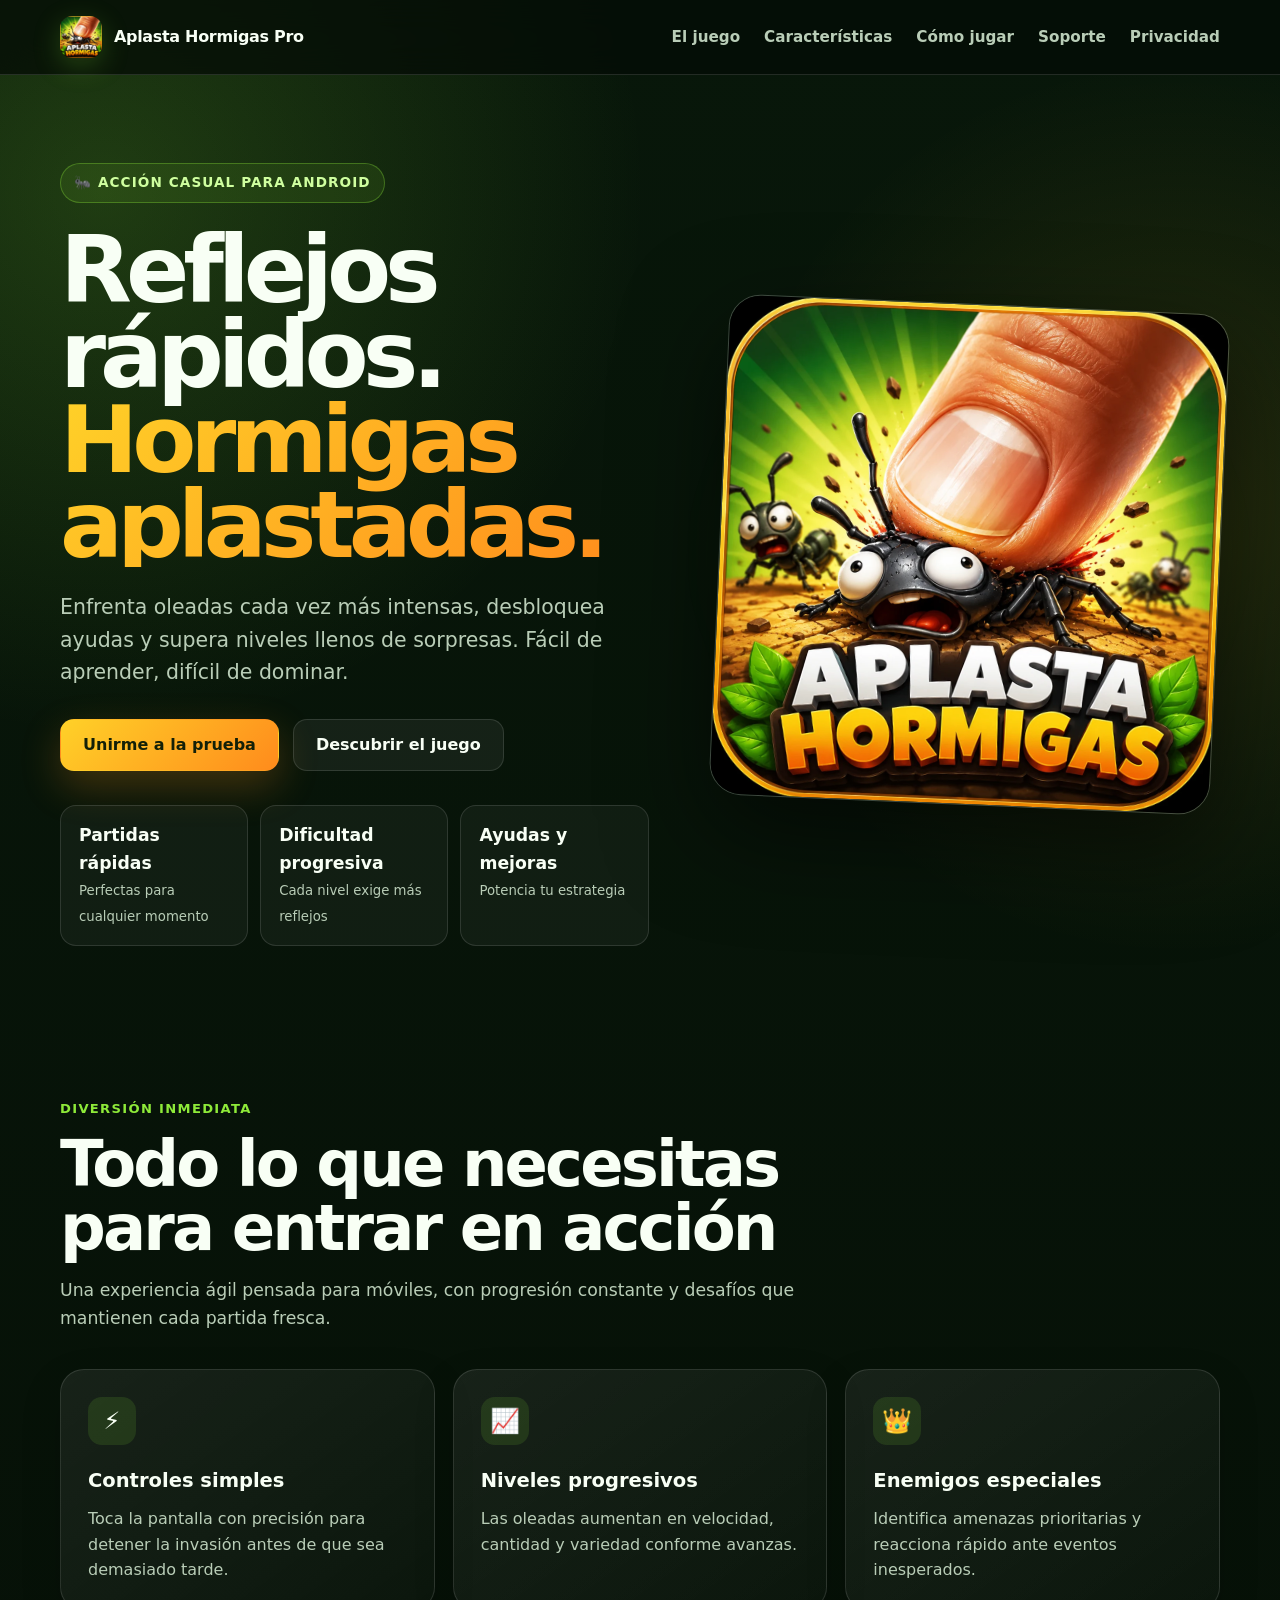
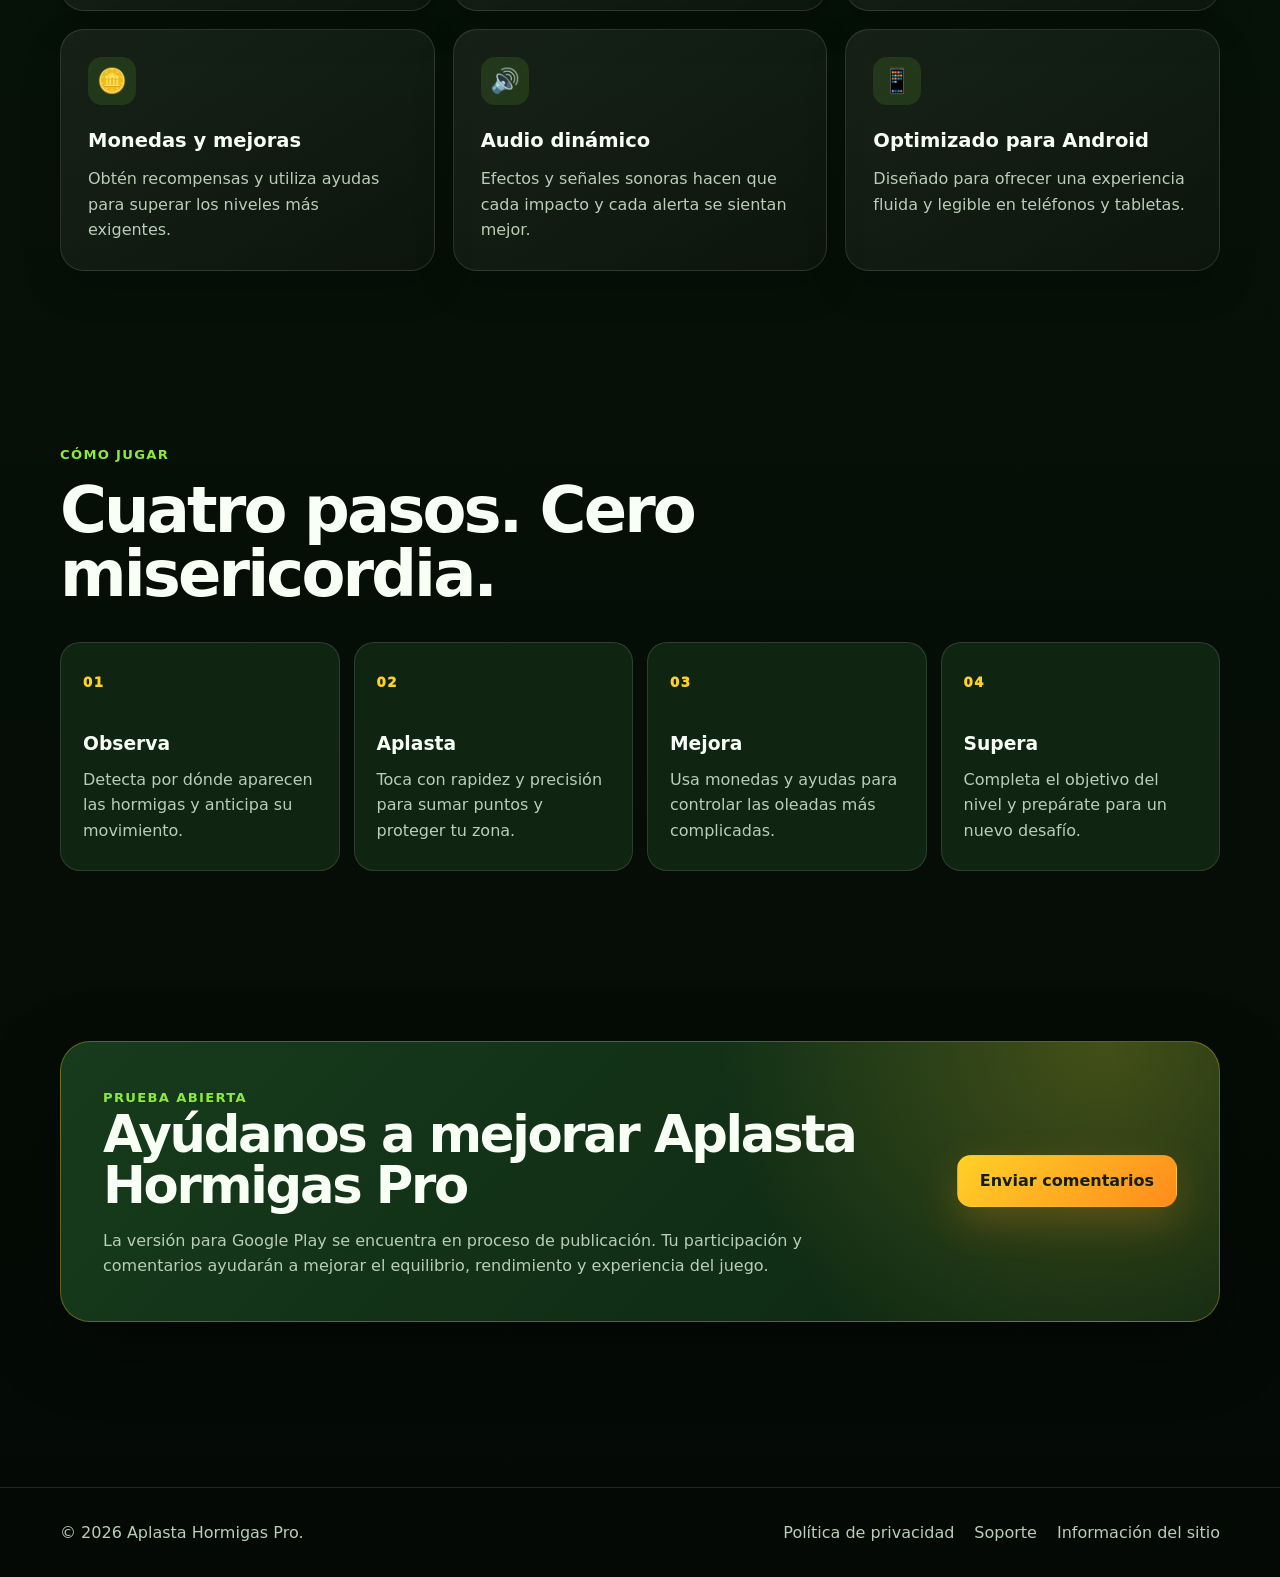
<file: index.html>
<!doctype html>
<html lang="es">
<head>
  <meta charset="utf-8">
  <meta name="viewport" content="width=device-width,initial-scale=1">
  <meta name="description" content="Aplasta Hormigas Pro: un juego móvil rápido, divertido y desafiante para Android.">
  <meta name="theme-color" content="#08170a">
  <meta property="og:title" content="Aplasta Hormigas Pro">
  <meta property="og:description" content="Pon a prueba tus reflejos y domina cada nivel.">
  <meta property="og:image" content="assets/aplasta-hormigas-pro.webp">
  <title>Aplasta Hormigas Pro | Juego para Android</title>
  <link rel="icon" href="assets/favicon.png">
  <link rel="stylesheet" href="styles.css">
  <script defer src="script.js"></script>
</head>
<body>
<a class="skip-link" href="#contenido">Saltar al contenido</a>
<header>
  <nav class="nav container" aria-label="Navegación principal">
    <a class="brand" href="index.html">
      <img src="assets/favicon.png" alt="">
      <span>Aplasta Hormigas Pro</span>
    </a>
    <button class="menu-btn" aria-label="Abrir menú" aria-expanded="false">☰</button>
    <div class="nav-links">
      <a href="#juego">El juego</a>
      <a href="#caracteristicas">Características</a>
      <a href="#como-jugar">Cómo jugar</a>
      <a href="support.html">Soporte</a>
      <a href="privacy.html">Privacidad</a>
    </div>
  </nav>
</header>

<main id="contenido">
  <section class="hero" id="juego">
    <div class="container hero-grid">
      <div>
        <span class="eyebrow">🐜 Acción casual para Android</span>
        <h1>Reflejos rápidos. <span>Hormigas aplastadas.</span></h1>
        <p class="lead">Enfrenta oleadas cada vez más intensas, desbloquea ayudas y supera niveles llenos de sorpresas. Fácil de aprender, difícil de dominar.</p>
        <div class="actions">
          <a class="btn btn-primary" href="#prueba">Unirme a la prueba</a>
          <a class="btn btn-secondary" href="#caracteristicas">Descubrir el juego</a>
        </div>
        <div class="stats" aria-label="Características destacadas">
          <div class="stat"><strong>Partidas rápidas</strong><span>Perfectas para cualquier momento</span></div>
          <div class="stat"><strong>Dificultad progresiva</strong><span>Cada nivel exige más reflejos</span></div>
          <div class="stat"><strong>Ayudas y mejoras</strong><span>Potencia tu estrategia</span></div>
        </div>
      </div>
      <div class="hero-card">
        <img class="app-art" src="assets/aplasta-hormigas-pro.webp" alt="Arte principal de Aplasta Hormigas Pro">
      </div>
    </div>
  </section>

  <section class="section" id="caracteristicas">
    <div class="container">
      <div class="section-title">
        <span class="kicker">Diversión inmediata</span>
        <h2>Todo lo que necesitas para entrar en acción</h2>
        <p>Una experiencia ágil pensada para móviles, con progresión constante y desafíos que mantienen cada partida fresca.</p>
      </div>
      <div class="features">
        <article class="card"><div class="icon">⚡</div><h3>Controles simples</h3><p>Toca la pantalla con precisión para detener la invasión antes de que sea demasiado tarde.</p></article>
        <article class="card"><div class="icon">📈</div><h3>Niveles progresivos</h3><p>Las oleadas aumentan en velocidad, cantidad y variedad conforme avanzas.</p></article>
        <article class="card"><div class="icon">👑</div><h3>Enemigos especiales</h3><p>Identifica amenazas prioritarias y reacciona rápido ante eventos inesperados.</p></article>
        <article class="card"><div class="icon">🪙</div><h3>Monedas y mejoras</h3><p>Obtén recompensas y utiliza ayudas para superar los niveles más exigentes.</p></article>
        <article class="card"><div class="icon">🔊</div><h3>Audio dinámico</h3><p>Efectos y señales sonoras hacen que cada impacto y cada alerta se sientan mejor.</p></article>
        <article class="card"><div class="icon">📱</div><h3>Optimizado para Android</h3><p>Diseñado para ofrecer una experiencia fluida y legible en teléfonos y tabletas.</p></article>
      </div>
    </div>
  </section>

  <section class="section" id="como-jugar">
    <div class="container">
      <div class="section-title">
        <span class="kicker">Cómo jugar</span>
        <h2>Cuatro pasos. Cero misericordia.</h2>
      </div>
      <div class="gameplay">
        <article class="step"><h3>Observa</h3><p>Detecta por dónde aparecen las hormigas y anticipa su movimiento.</p></article>
        <article class="step"><h3>Aplasta</h3><p>Toca con rapidez y precisión para sumar puntos y proteger tu zona.</p></article>
        <article class="step"><h3>Mejora</h3><p>Usa monedas y ayudas para controlar las oleadas más complicadas.</p></article>
        <article class="step"><h3>Supera</h3><p>Completa el objetivo del nivel y prepárate para un nuevo desafío.</p></article>
      </div>
    </div>
  </section>

  <section class="section" id="prueba">
    <div class="container">
      <div class="cta">
        <div>
          <span class="kicker">Prueba abierta</span>
          <h2>Ayúdanos a mejorar Aplasta Hormigas Pro</h2>
          <p>La versión para Google Play se encuentra en proceso de publicación. Tu participación y comentarios ayudarán a mejorar el equilibrio, rendimiento y experiencia del juego.</p>
        </div>
        <a class="btn btn-primary" href="support.html">Enviar comentarios</a>
      </div>
    </div>
  </section>
</main>

<footer>
  <div class="container footer-grid">
    <span>© <span data-year></span> Aplasta Hormigas Pro.</span>
    <div class="footer-links">
      <a href="privacy.html">Política de privacidad</a>
      <a href="support.html">Soporte</a>
      <a href="README.md">Información del sitio</a>
    </div>
  </div>
</footer>
</body>
</html>
</file>
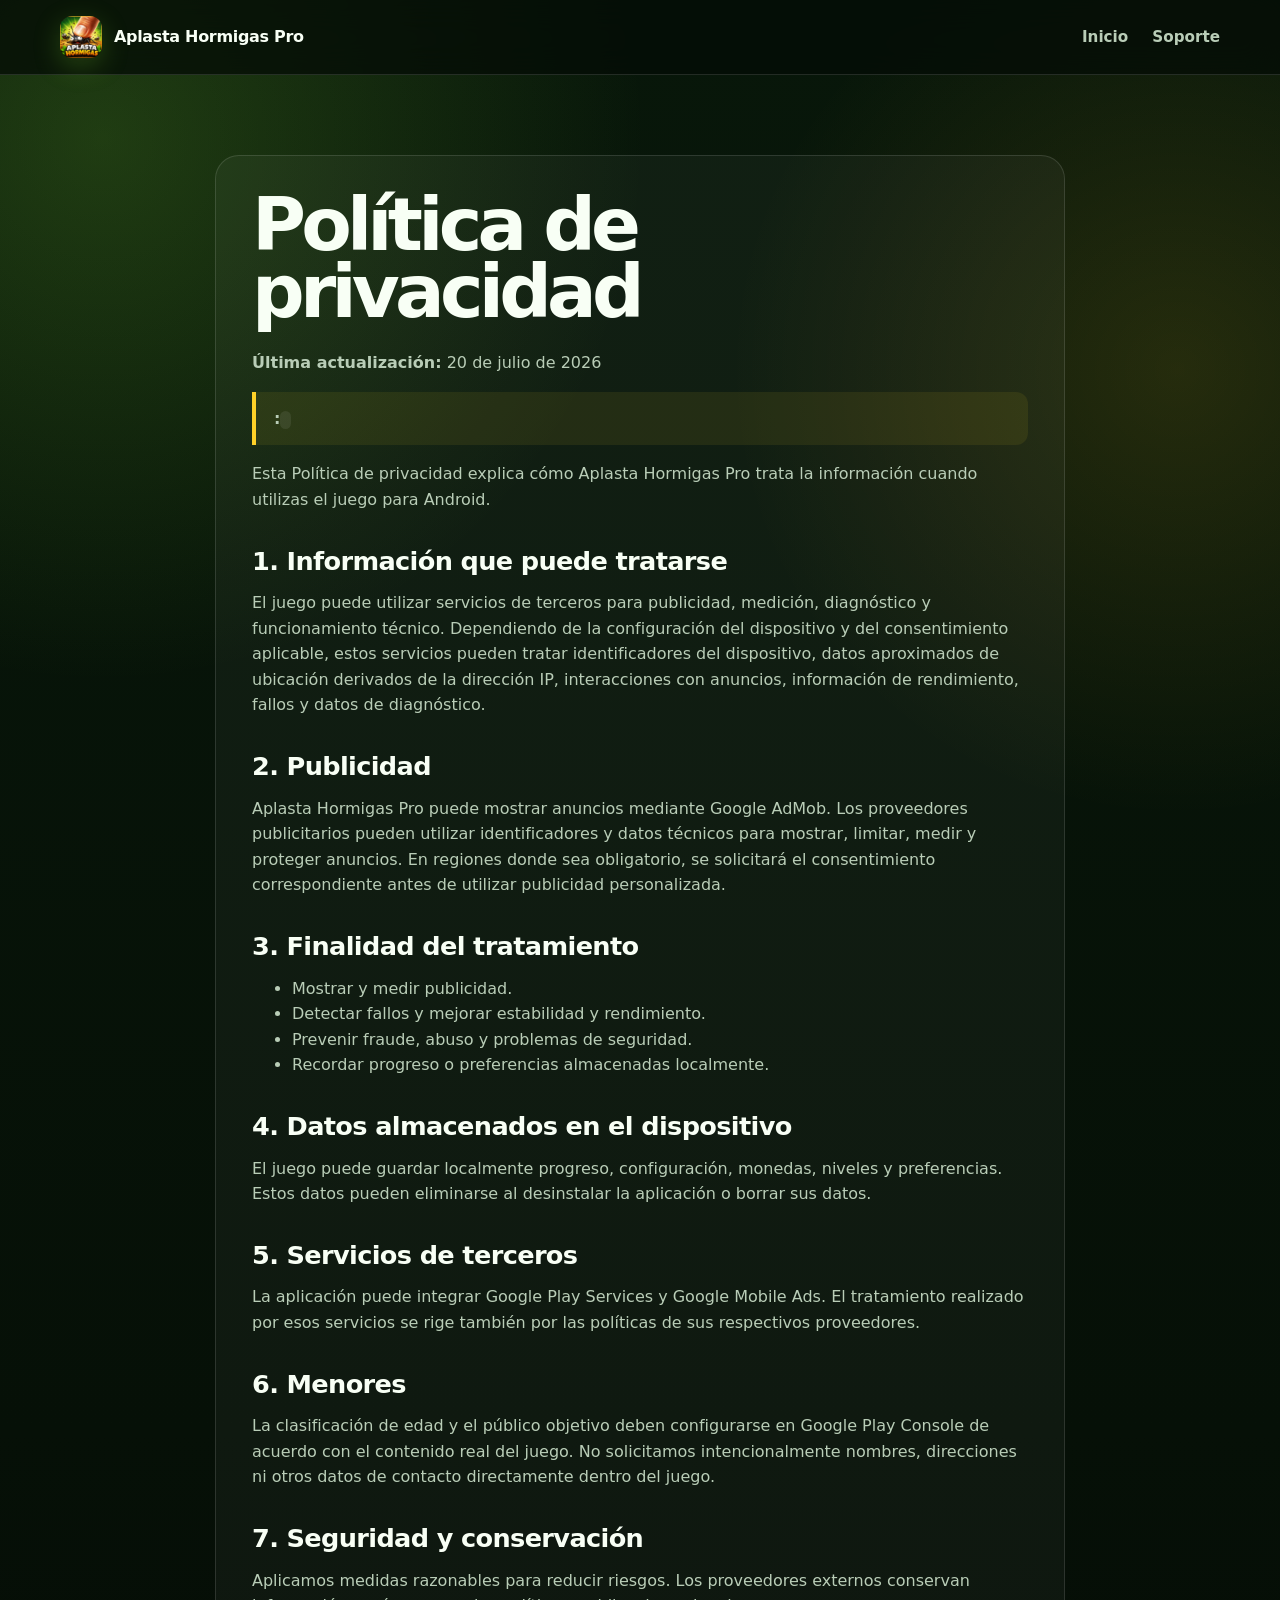
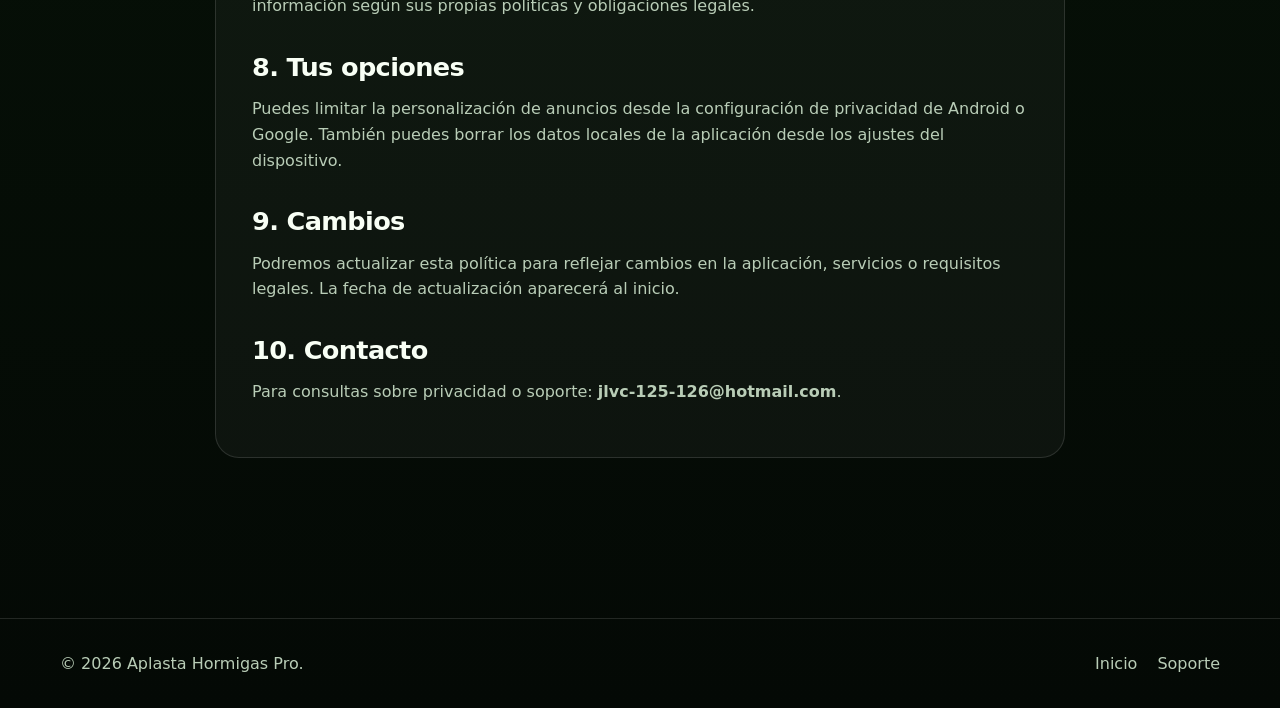
<file: privacy.html>
<!doctype html>
<html lang="es">
<head>
  <meta charset="utf-8"><meta name="viewport" content="width=device-width,initial-scale=1">
  <meta name="theme-color" content="#08170a">
  <title>Política de privacidad | Aplasta Hormigas Pro</title>
  <link rel="icon" href="assets/favicon.png"><link rel="stylesheet" href="styles.css"><script defer src="script.js"></script>
</head>
<body>
<header><nav class="nav container"><a class="brand" href="index.html"><img src="assets/favicon.png" alt=""><span>Aplasta Hormigas Pro</span></a><div class="nav-links"><a href="index.html">Inicio</a><a href="support.html">Soporte</a></div></nav></header>
<main class="legal-main"><article class="legal container">
<h1>Política de privacidad</h1>
<p><strong>Última actualización:</strong> 20 de julio de 2026</p>
<p class="notice"><strong>:</strong><code></code></p>
<p>Esta Política de privacidad explica cómo Aplasta Hormigas Pro trata la información cuando utilizas el juego para Android.</p>
<h2>1. Información que puede tratarse</h2>
<p>El juego puede utilizar servicios de terceros para publicidad, medición, diagnóstico y funcionamiento técnico. Dependiendo de la configuración del dispositivo y del consentimiento aplicable, estos servicios pueden tratar identificadores del dispositivo, datos aproximados de ubicación derivados de la dirección IP, interacciones con anuncios, información de rendimiento, fallos y datos de diagnóstico.</p>
<h2>2. Publicidad</h2>
<p>Aplasta Hormigas Pro puede mostrar anuncios mediante Google AdMob. Los proveedores publicitarios pueden utilizar identificadores y datos técnicos para mostrar, limitar, medir y proteger anuncios. En regiones donde sea obligatorio, se solicitará el consentimiento correspondiente antes de utilizar publicidad personalizada.</p>
<h2>3. Finalidad del tratamiento</h2>
<ul><li>Mostrar y medir publicidad.</li><li>Detectar fallos y mejorar estabilidad y rendimiento.</li><li>Prevenir fraude, abuso y problemas de seguridad.</li><li>Recordar progreso o preferencias almacenadas localmente.</li></ul>
<h2>4. Datos almacenados en el dispositivo</h2>
<p>El juego puede guardar localmente progreso, configuración, monedas, niveles y preferencias. Estos datos pueden eliminarse al desinstalar la aplicación o borrar sus datos.</p>
<h2>5. Servicios de terceros</h2>
<p>La aplicación puede integrar Google Play Services y Google Mobile Ads. El tratamiento realizado por esos servicios se rige también por las políticas de sus respectivos proveedores.</p>
<h2>6. Menores</h2>
<p>La clasificación de edad y el público objetivo deben configurarse en Google Play Console de acuerdo con el contenido real del juego. No solicitamos intencionalmente nombres, direcciones ni otros datos de contacto directamente dentro del juego.</p>
<h2>7. Seguridad y conservación</h2>
<p>Aplicamos medidas razonables para reducir riesgos. Los proveedores externos conservan información según sus propias políticas y obligaciones legales.</p>
<h2>8. Tus opciones</h2>
<p>Puedes limitar la personalización de anuncios desde la configuración de privacidad de Android o Google. También puedes borrar los datos locales de la aplicación desde los ajustes del dispositivo.</p>
<h2>9. Cambios</h2>
<p>Podremos actualizar esta política para reflejar cambios en la aplicación, servicios o requisitos legales. La fecha de actualización aparecerá al inicio.</p>
<h2>10. Contacto</h2>
<p>Para consultas sobre privacidad o soporte: <strong>jlvc-125-126@hotmail.com</strong>.</p>
</article></main>
<footer><div class="container footer-grid"><span>© <span data-year></span> Aplasta Hormigas Pro.</span><div class="footer-links"><a href="index.html">Inicio</a><a href="support.html">Soporte</a></div></div></footer>
</body></html>
</file>
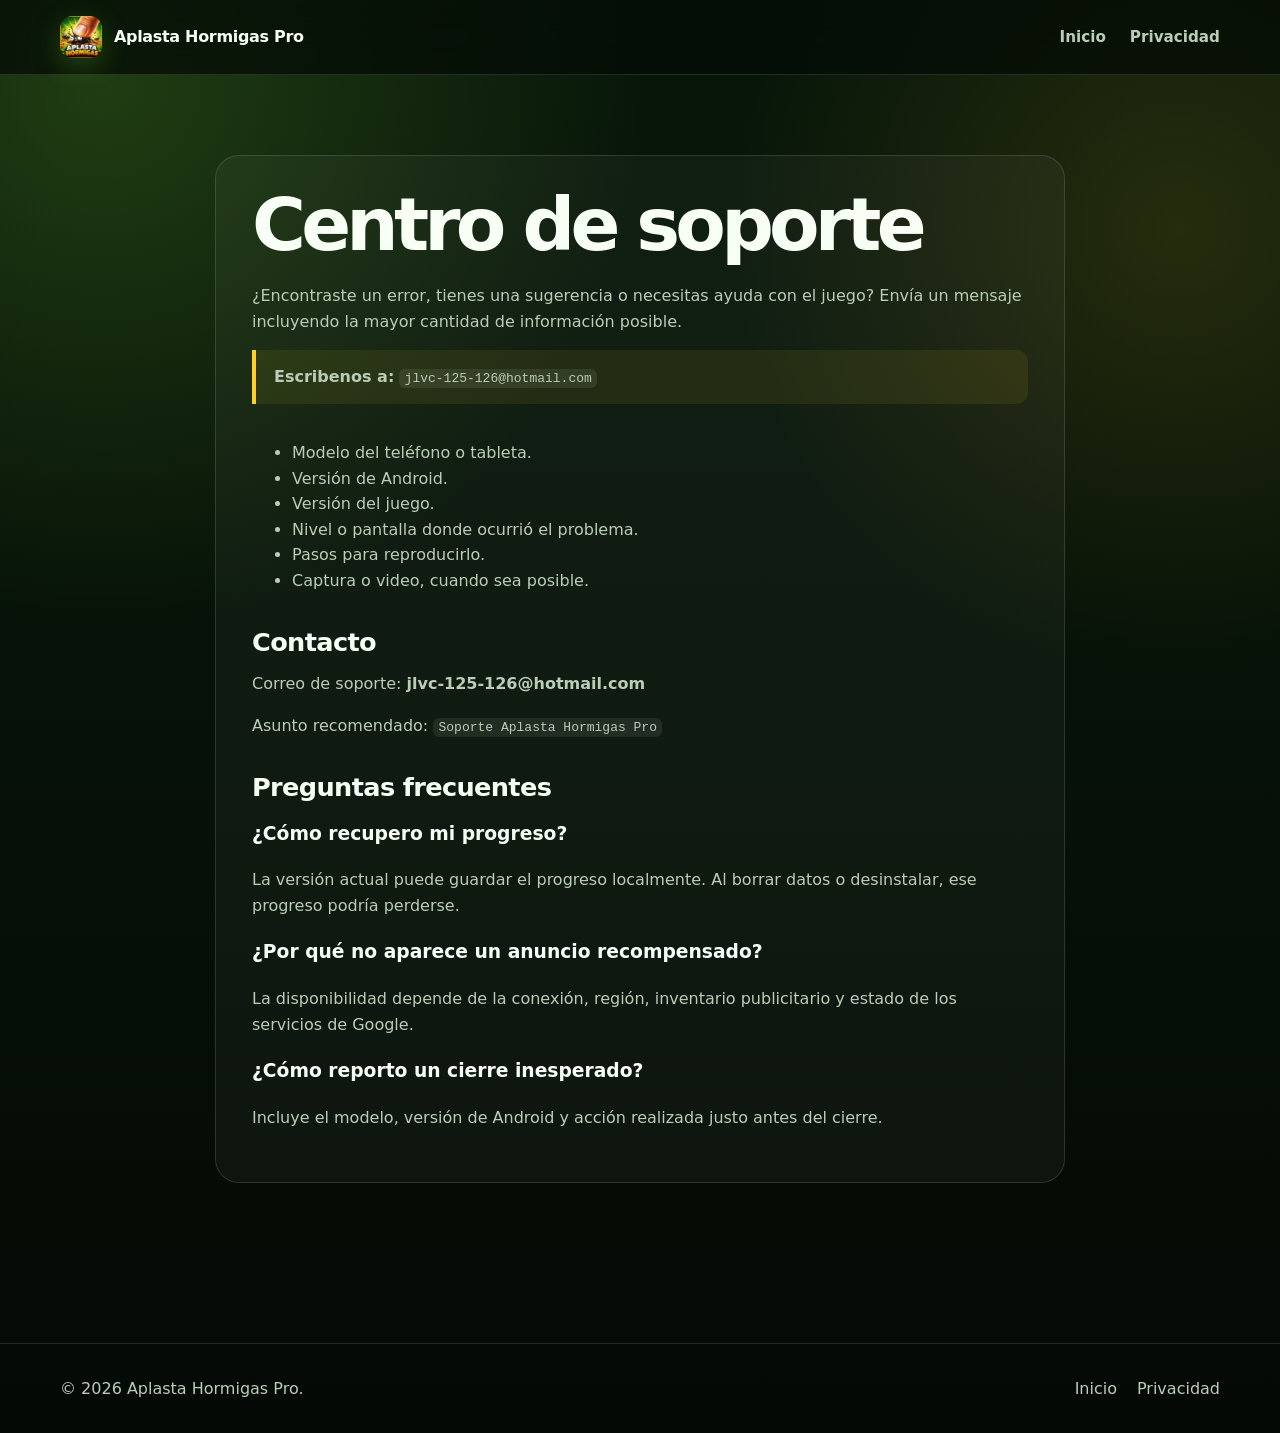
<file: support.html>
<!doctype html>
<html lang="es">
<head>
  <meta charset="utf-8"><meta name="viewport" content="width=device-width,initial-scale=1">
  <meta name="theme-color" content="#08170a">
  <title>Soporte | Aplasta Hormigas Pro</title>
  <link rel="icon" href="assets/favicon.png"><link rel="stylesheet" href="styles.css"><script defer src="script.js"></script>
</head>
<body>
<header><nav class="nav container"><a class="brand" href="index.html"><img src="assets/favicon.png" alt=""><span>Aplasta Hormigas Pro</span></a><div class="nav-links"><a href="index.html">Inicio</a><a href="privacy.html">Privacidad</a></div></nav></header>
<main class="legal-main"><article class="legal container">
<h1>Centro de soporte</h1>
<p>¿Encontraste un error, tienes una sugerencia o necesitas ayuda con el juego? Envía un mensaje incluyendo la mayor cantidad de información posible.</p>
<p class="notice"><strong>Escribenos a:</strong> <code>jlvc-125-126@hotmail.com</code></p>
<h2></h2>
<ul><li>Modelo del teléfono o tableta.</li><li>Versión de Android.</li><li>Versión del juego.</li><li>Nivel o pantalla donde ocurrió el problema.</li><li>Pasos para reproducirlo.</li><li>Captura o video, cuando sea posible.</li></ul>
<h2>Contacto</h2>
<p>Correo de soporte: <strong>jlvc-125-126@hotmail.com</strong></p>
<p>Asunto recomendado: <code>Soporte Aplasta Hormigas Pro</code></p>
<h2>Preguntas frecuentes</h2>
<h3>¿Cómo recupero mi progreso?</h3><p>La versión actual puede guardar el progreso localmente. Al borrar datos o desinstalar, ese progreso podría perderse.</p>
<h3>¿Por qué no aparece un anuncio recompensado?</h3><p>La disponibilidad depende de la conexión, región, inventario publicitario y estado de los servicios de Google.</p>
<h3>¿Cómo reporto un cierre inesperado?</h3><p>Incluye el modelo, versión de Android y acción realizada justo antes del cierre.</p>
</article></main>
<footer><div class="container footer-grid"><span>© <span data-year></span> Aplasta Hormigas Pro.</span><div class="footer-links"><a href="index.html">Inicio</a><a href="privacy.html">Privacidad</a></div></div></footer>
</body></html>
</file>
<file: styles.css>
:root {
  --bg: #071309;
  --bg-soft: #0d2111;
  --surface: rgba(18, 42, 22, .84);
  --surface-solid: #122a16;
  --text: #f8fff5;
  --muted: #b9cdb7;
  --green: #8eea39;
  --green-dark: #50b921;
  --yellow: #ffd128;
  --orange: #ff8b1c;
  --line: rgba(255,255,255,.12);
  --shadow: 0 24px 70px rgba(0,0,0,.34);
  --radius: 24px;
  --max: 1160px;
}
* { box-sizing: border-box; }
html { scroll-behavior: smooth; }
body {
  margin: 0;
  color: var(--text);
  background:
    radial-gradient(circle at 8% 6%, rgba(141,234,57,.18), transparent 34rem),
    radial-gradient(circle at 92% 16%, rgba(255,209,40,.12), transparent 28rem),
    linear-gradient(180deg, #08170a 0%, #061007 62%, #040905 100%);
  font-family: Inter, ui-sans-serif, system-ui, -apple-system, BlinkMacSystemFont, "Segoe UI", sans-serif;
  line-height: 1.6;
}
a { color: inherit; }
img { max-width: 100%; display: block; }
.container { width: min(calc(100% - 36px), var(--max)); margin-inline: auto; }
.skip-link { position: absolute; left: -999px; }
.skip-link:focus { left: 16px; top: 16px; z-index: 999; background:#fff; color:#111; padding:10px; border-radius:8px; }
header {
  position: sticky; top: 0; z-index: 50;
  backdrop-filter: blur(16px);
  background: rgba(4, 13, 6, .76);
  border-bottom: 1px solid var(--line);
}
.nav { min-height: 74px; display:flex; align-items:center; justify-content:space-between; gap:24px; }
.brand { display:flex; align-items:center; gap:12px; text-decoration:none; font-weight:900; letter-spacing:-.02em; }
.brand img { width:42px; height:42px; border-radius:12px; box-shadow: 0 8px 28px rgba(141,234,57,.22); }
.nav-links { display:flex; align-items:center; gap:24px; }
.nav-links a { color:var(--muted); text-decoration:none; font-weight:700; font-size:.95rem; }
.nav-links a:hover { color:var(--text); }
.menu-btn { display:none; border:1px solid var(--line); background:var(--surface); color:#fff; border-radius:12px; padding:9px 12px; font-size:1.1rem; }
.hero { padding: 88px 0 64px; overflow:hidden; }
.hero-grid { display:grid; grid-template-columns: 1.08fr .92fr; align-items:center; gap:70px; }
.eyebrow {
  display:inline-flex; gap:8px; align-items:center;
  border:1px solid rgba(141,234,57,.32);
  background:rgba(141,234,57,.09);
  color:#cfff9f; padding:8px 13px; border-radius:999px;
  font-size:.85rem; font-weight:800; text-transform:uppercase; letter-spacing:.08em;
}
h1 { font-size:clamp(3.1rem, 7.3vw, 6.4rem); line-height:.91; letter-spacing:-.065em; margin:24px 0; max-width:850px; }
h1 span {
  display:block;
  color:transparent;
  background: linear-gradient(135deg, var(--yellow), var(--orange));
  -webkit-background-clip:text; background-clip:text;
}
.lead { color:var(--muted); font-size:clamp(1.06rem, 2vw, 1.28rem); max-width:680px; }
.actions { display:flex; flex-wrap:wrap; gap:14px; margin-top:30px; }
.btn {
  display:inline-flex; align-items:center; justify-content:center; gap:10px;
  min-height:52px; padding:0 22px; border-radius:14px;
  text-decoration:none; font-weight:900; border:1px solid transparent;
  transition:.2s ease;
}
.btn-primary { color:#132008; background:linear-gradient(135deg,var(--yellow),var(--orange)); box-shadow:0 15px 40px rgba(255,151,30,.24); }
.btn-primary:hover { transform:translateY(-2px); }
.btn-secondary { background:rgba(255,255,255,.06); border-color:var(--line); }
.btn-secondary:hover { background:rgba(255,255,255,.1); }
.hero-card { position:relative; }
.hero-card::before {
  content:""; position:absolute; inset:10% -8%; z-index:-1; filter:blur(34px);
  background:radial-gradient(circle,rgba(141,234,57,.35),transparent 68%);
}
.app-art {
  width:min(100%, 515px); margin-inline:auto; border-radius:32px;
  border:1px solid rgba(255,255,255,.22);
  box-shadow:0 34px 100px rgba(0,0,0,.56);
  transform:rotate(2.5deg);
}
.stats { display:grid; grid-template-columns:repeat(3,1fr); gap:12px; margin-top:34px; max-width:650px; }
.stat { padding:16px 18px; border:1px solid var(--line); border-radius:16px; background:rgba(255,255,255,.045); }
.stat strong { display:block; font-size:1.08rem; }
.stat span { color:var(--muted); font-size:.83rem; }
.section { padding:85px 0; }
.section-title { max-width:750px; margin-bottom:36px; }
.kicker { color:var(--green); font-weight:900; text-transform:uppercase; letter-spacing:.1em; font-size:.82rem; }
h2 { font-size:clamp(2.2rem,5vw,4rem); line-height:1; letter-spacing:-.045em; margin:12px 0 16px; }
.section-title p { color:var(--muted); font-size:1.08rem; }
.features { display:grid; grid-template-columns:repeat(3,1fr); gap:18px; }
.card {
  padding:27px; border:1px solid var(--line); border-radius:var(--radius);
  background:linear-gradient(145deg,rgba(255,255,255,.072),rgba(255,255,255,.025));
  box-shadow:0 16px 40px rgba(0,0,0,.15);
}
.icon { width:48px; height:48px; display:grid; place-items:center; border-radius:14px; margin-bottom:20px; background:rgba(141,234,57,.12); font-size:1.5rem; }
.card h3 { margin:0 0 10px; font-size:1.22rem; }
.card p { color:var(--muted); margin:0; }
.gameplay { display:grid; grid-template-columns:repeat(4,1fr); gap:14px; counter-reset:steps; }
.step { position:relative; padding:26px 22px; min-height:190px; border-radius:20px; background:var(--surface); border:1px solid var(--line); }
.step::before { counter-increment:steps; content:"0" counter(steps); color:var(--yellow); font-weight:950; font-size:.83rem; letter-spacing:.12em; }
.step h3 { margin:34px 0 8px; }
.step p { color:var(--muted); margin:0; }
.cta {
  display:grid; grid-template-columns:1fr auto; align-items:center; gap:28px;
  padding:42px; border-radius:30px; border:1px solid rgba(255,209,40,.3);
  background:
    radial-gradient(circle at 90% 0%,rgba(255,209,40,.22),transparent 24rem),
    linear-gradient(135deg,#173b1c,#0c2511);
  box-shadow:var(--shadow);
}
.cta h2 { margin-top:0; font-size:clamp(2rem,4vw,3.4rem); }
.cta p { color:var(--muted); max-width:700px; margin-bottom:0; }
footer { border-top:1px solid var(--line); margin-top:80px; padding:32px 0; color:var(--muted); }
.footer-grid { display:flex; justify-content:space-between; gap:20px; flex-wrap:wrap; }
.footer-links { display:flex; gap:20px; flex-wrap:wrap; }
.footer-links a { text-decoration:none; }
.legal-main { padding:80px 0; }
.legal {
  max-width:850px; padding:36px; border:1px solid var(--line); border-radius:var(--radius); background:rgba(255,255,255,.04);
}
.legal h1 { font-size:clamp(2.5rem,6vw,4.6rem); margin-top:0; }
.legal h2 { font-size:1.6rem; margin-top:36px; letter-spacing:-.025em; }
.legal p, .legal li { color:var(--muted); }
.notice { border-left:4px solid var(--yellow); padding:14px 18px; background:rgba(255,209,40,.08); border-radius:0 12px 12px 0; }
code { background:rgba(255,255,255,.08); border-radius:6px; padding:.15em .4em; }
@media (max-width:900px) {
  .hero-grid { grid-template-columns:1fr; gap:44px; }
  .hero-card { order:-1; max-width:430px; margin:auto; }
  .features { grid-template-columns:1fr 1fr; }
  .gameplay { grid-template-columns:1fr 1fr; }
  .cta { grid-template-columns:1fr; }
}
@media (max-width:650px) {
  .nav-links { display:none; position:absolute; top:74px; left:18px; right:18px; flex-direction:column; align-items:stretch; padding:18px; border-radius:18px; background:#102614; border:1px solid var(--line); }
  .nav-links.open { display:flex; }
  .menu-btn { display:block; }
  .hero { padding-top:50px; }
  .features, .gameplay, .stats { grid-template-columns:1fr; }
  .app-art { border-radius:24px; }
  .cta, .legal { padding:26px; }
}
</file>
